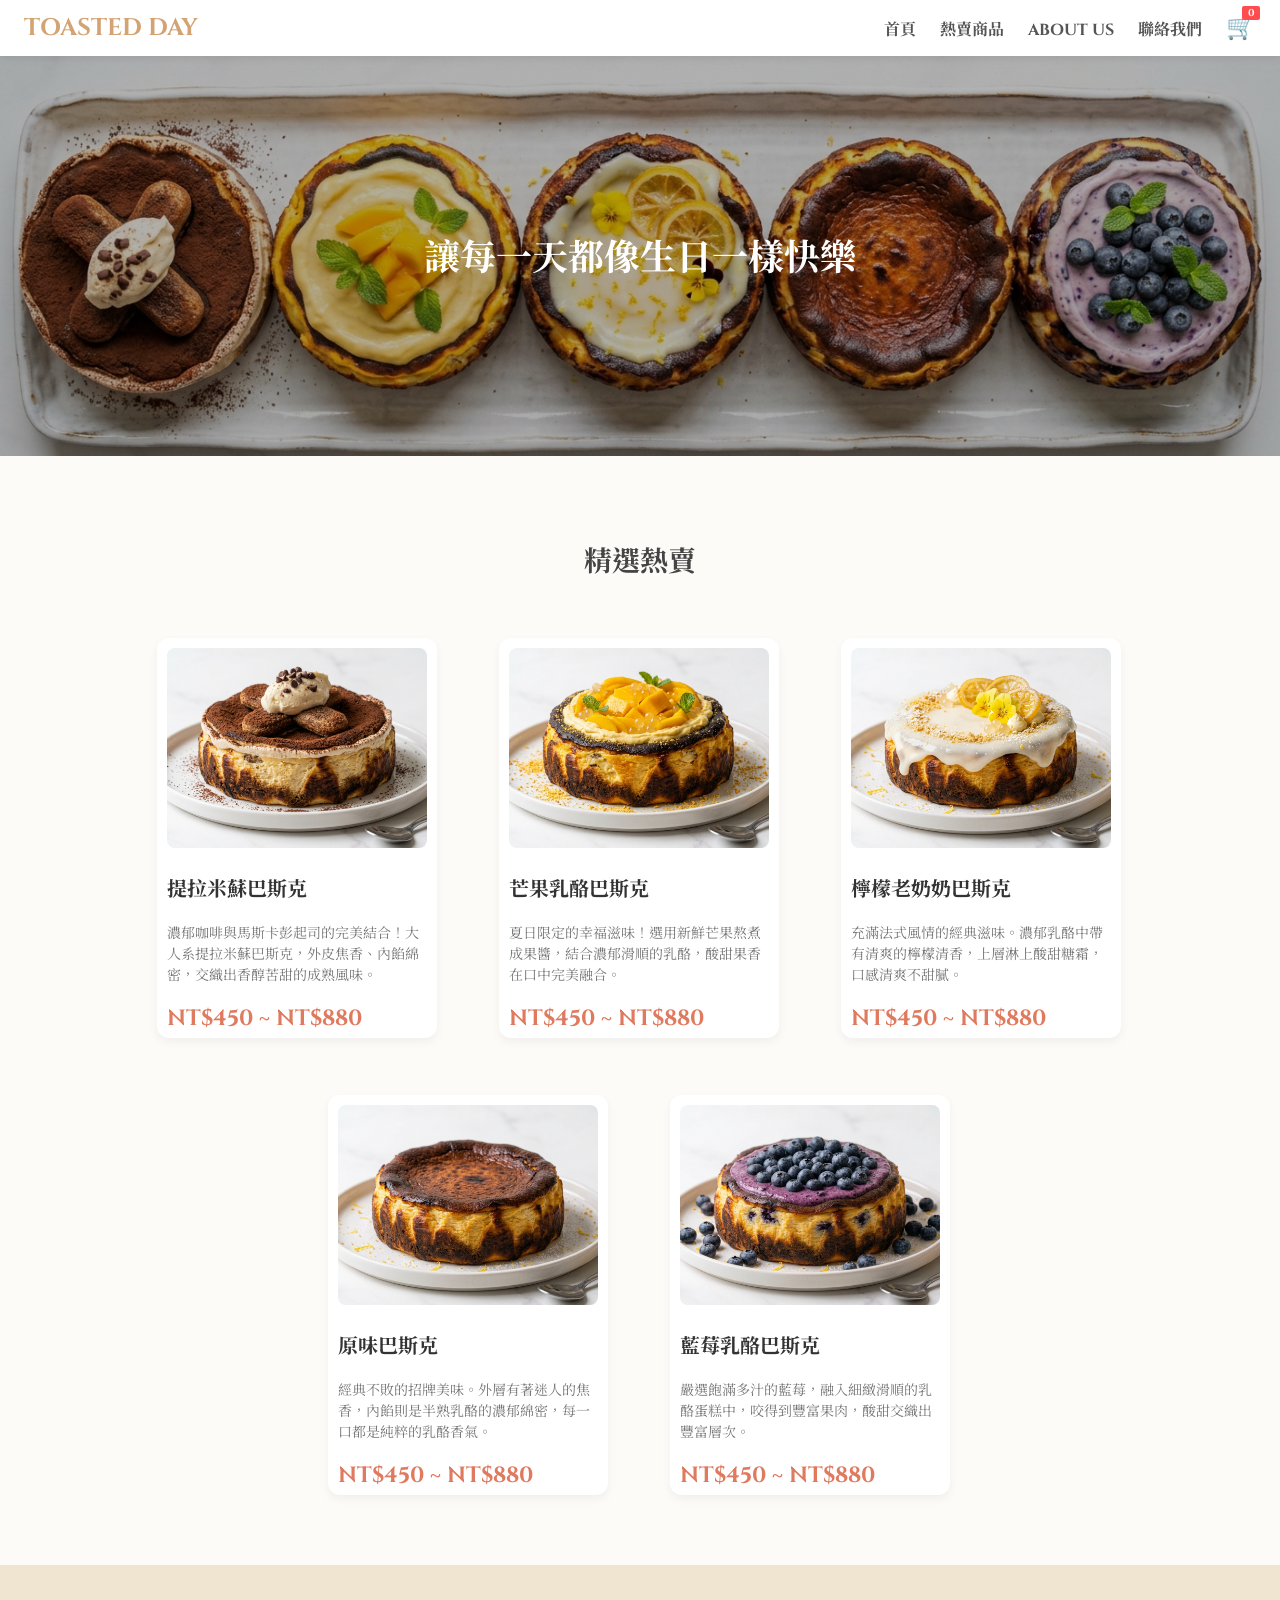
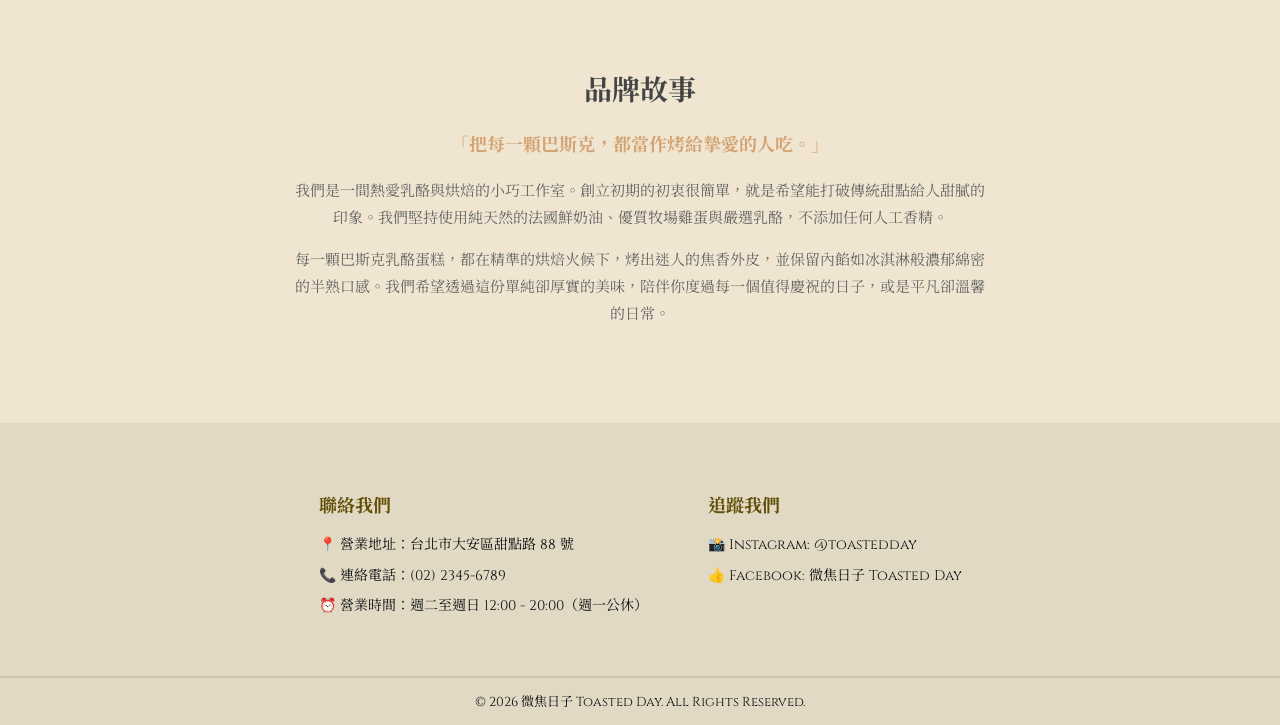
<file: index.html>
<!DOCTYPE html>
<html lang="zh-TW">
<head>
    <meta charset="UTF-8">
    <meta name="viewport" content="width=device-width, initial-scale=1.0">
    <title>微焦日子 TOASTED DAY</title>
    <link rel="icon" type="image/png" href="img/logo.jpg">
    <link rel="stylesheet" href="style.css">
    <link rel="preconnect" href="https://fonts.googleapis.com">
    <link rel="preconnect" href="https://fonts.gstatic.com" crossorigin>
    <link href="https://fonts.googleapis.com/css2?family=Cinzel:wght@400;600&family=Noto+Serif+TC:wght@400;600&display=swap" rel="stylesheet">
</head>
<body>

    <!-- 導覽列 -->
    <header class="navbar">
        <div class="logo">
            <a href="index.html" style="text-decoration: none; color: inherit;">TOASTED DAY</a>
        </div>
        <nav class="nav-links">
            <a href="index.html#home">首頁</a>
            <a href="index.html#products">熱賣商品</a>
            <a href="index.html#about">ABOUT US</a>
            <a href="index.html#contact">聯絡我們</a>
            <a href="cart.html" class="cart-btn" aria-label="購物車">
                🛒 <span id="cart-badge" class="cart-badge">0</span>
            </a>
        </nav>
    </header>

    <!-- 主視覺區 -->
    <section id="home" class="hero">
        讓每一天都像生日一樣快樂
    </section>

    <!-- 熱賣商品區 -->
    <section id="products" class="products">
        <h2>精選熱賣</h2>
        <div class="product-grid">
            
            <!-- 1. 提拉米蘇 -->
            <a href="tiramisu_detail.html" style="text-decoration: none; color: inherit;">
                <div class="card">
                    <div class="placeholder-img">
                        <img src="img/product_tiramisu_whole.jpg" alt="提拉米蘇巴斯克">
                    </div>
                    <h3>提拉米蘇巴斯克</h3>
                    <p>濃郁咖啡與馬斯卡彭起司的完美結合！大人系提拉米蘇巴斯克，外皮焦香、內餡綿密，交織出香醇苦甜的成熟風味。</p>
                    <span class="price">NT$450 ~ NT$880</span>
                </div>
            </a>

            <!-- 2. 芒果乳酪 -->
            <a href="mango_detail.html" style="text-decoration: none; color: inherit;">
                <div class="card">
                    <div class="placeholder-img">
                        <img src="img/product_mango_whole.jpg" alt="芒果乳酪巴斯克">
                    </div>
                    <h3>芒果乳酪巴斯克</h3>
                    <p>夏日限定的幸福滋味！選用新鮮芒果熬煮成果醬，結合濃郁滑順的乳酪，酸甜果香在口中完美融合。</p>
                    <span class="price">NT$450 ~ NT$880</span>
                </div>
            </a>

            <!-- 3. 檸檬老奶奶 -->
            <a href="lemon_detail.html" style="text-decoration: none; color: inherit;">
                <div class="card">
                    <div class="placeholder-img">
                        <img src="img/product_lemon_whole.jpg" alt="檸檬老奶奶巴斯克">
                    </div>
                    <h3>檸檬老奶奶巴斯克</h3>
                    <p>充滿法式風情的經典滋味。濃郁乳酪中帶有清爽的檸檬清香，上層淋上酸甜糖霜，口感清爽不甜膩。</p>
                    <span class="price">NT$450 ~ NT$880</span>
                </div>
            </a>

            <!-- 4. 原味巴斯克 -->
            <a href="original_detail.html" style="text-decoration: none; color: inherit;">
                <div class="card">
                    <div class="placeholder-img">
                        <img src="img/product_original_whole.jpg" alt="原味巴斯克">
                    </div>
                    <h3>原味巴斯克</h3>
                    <p>經典不敗的招牌美味。外層有著迷人的焦香，內餡則是半熟乳酪的濃郁綿密，每一口都是純粹的乳酪香氣。</p>
                    <span class="price">NT$450 ~ NT$880</span>
                </div>
            </a>

            <!-- 5. 藍莓乳酪 -->
            <a href="blueberry_detail.html" style="text-decoration: none; color: inherit;">
                <div class="card">
                    <div class="placeholder-img">
                        <img src="img/product_blueberry_whole.jpg" alt="藍莓乳酪巴斯克">
                    </div>
                    <h3>藍莓乳酪巴斯克</h3>
                    <p>嚴選飽滿多汁的藍莓，融入細緻滑順的乳酪蛋糕中，咬得到豐富果肉，酸甜交織出豐富層次。</p>
                    <span class="price">NT$450 ~ NT$880</span>
                </div>
            </a>
            
        </div>
    </section>

     <!-- 關於我們區 -->
    <section id="about" class="about">
        <h2>品牌故事</h2>
        <div class="about-content">
            <p class="about-subtitle">「把每一顆巴斯克，都當作烤給摯愛的人吃。」</p>
            <p class="about-text">
                我們是一間熱愛乳酪與烘焙的小巧工作室。創立初期的初衷很簡單，就是希望能打破傳統甜點給人甜膩的印象。我們堅持使用純天然的法國鮮奶油、優質牧場雞蛋與嚴選乳酪，不添加任何人工香精。
            </p>
            <p class="about-text">
                每一顆巴斯克乳酪蛋糕，都在精準的烘焙火候下，烤出迷人的焦香外皮，並保留內餡如冰淇淋般濃郁綿密的半熟口感。我們希望透過這份單純卻厚實的美味，陪伴你度過每一個值得慶祝的日子，或是平凡卻溫馨的日常。
            </p>
        </div>
    </section>

    <!-- 聯絡我們區 -->
    <section id="contact" class="contact">
        <div class="contact-content">
            <div class="contact-section">
                <h3>聯絡我們</h3>
                <p>📍 營業地址：台北市大安區甜點路 88 號</p>
                <p>📞 連絡電話：(02) 2345-6789</p>
                <p>⏰ 營業時間：週二至週日 12:00 - 20:00（週一公休）</p>
            </div>
            <div class="contact-section">
                <h3>追蹤我們</h3>
                <p>📸 Instagram: @toastedday</p>
                <p>👍 Facebook: 微焦日子 Toasted Day</p>
            </div>
        </div>
    </section>

<!-- 頁尾 -->
    <footer>
        <div class="footer-bottom">
        <p>&copy; 2026 微焦日子 Toasted Day. All Rights Reserved.</p>
        </div>
    </footer>
    <script src="javascript.js" defer></script>
</body>
</html>
</file>
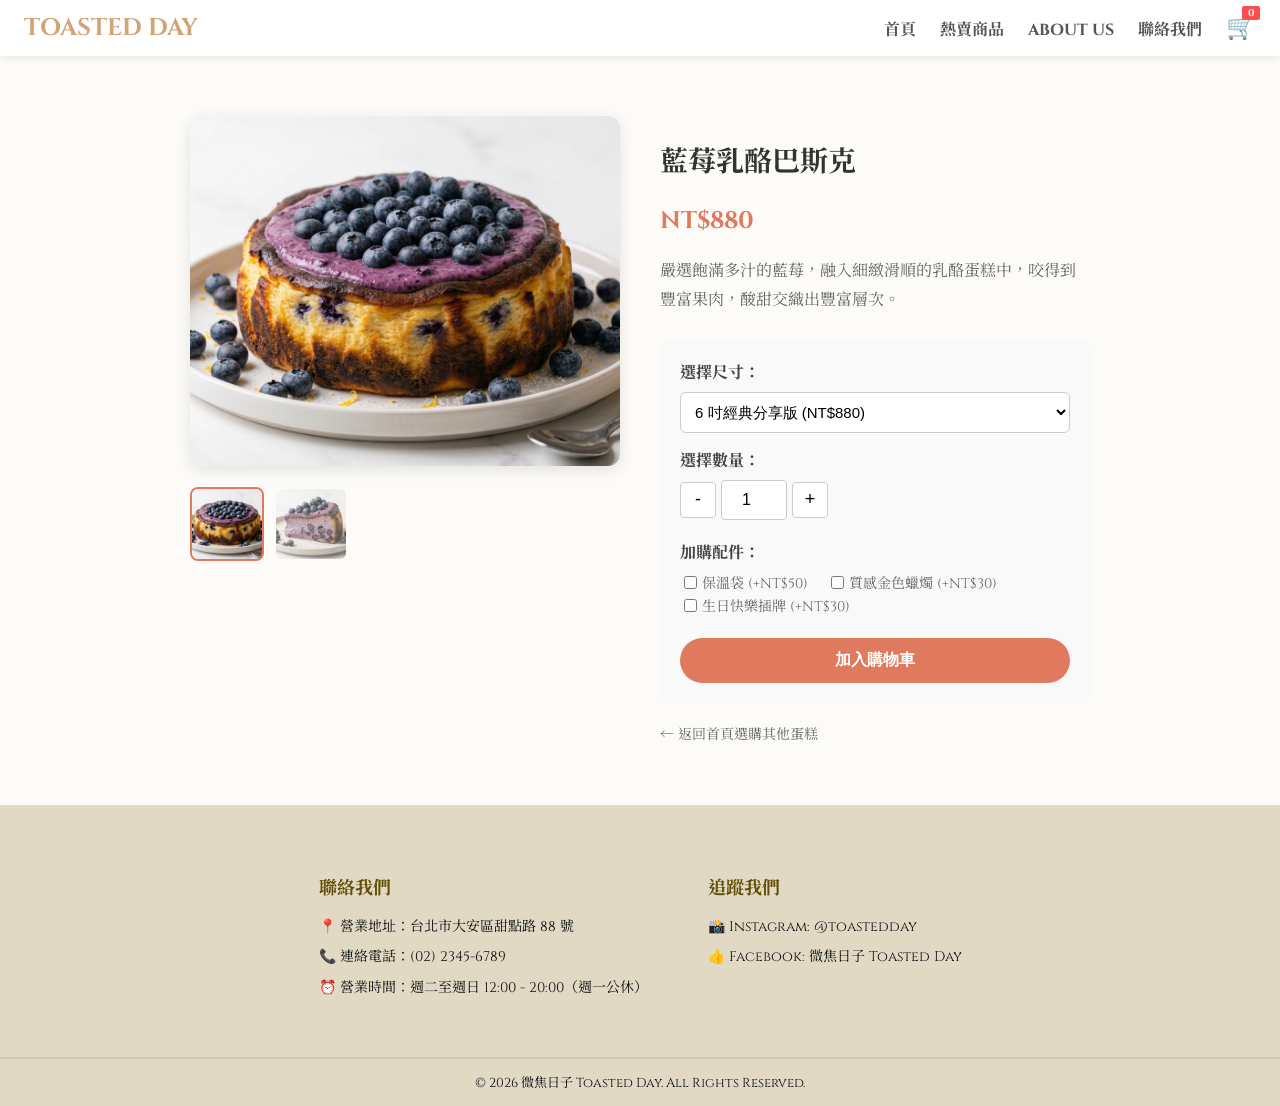
<file: blueberry_detail.html>
<!-- test code --><!DOCTYPE html>
<html lang="zh-TW">
<head>
    <meta charset="UTF-8">
    <meta name="viewport" content="width=device-width, initial-scale=1.0">
    <title>藍莓乳酪巴斯克 - 微焦日子 Toasted Day</title>
    <link rel="icon" type="image/png" href="img/logo.jpg">
    <link rel="stylesheet" href="style.css">
    <link rel="preconnect" href="https://fonts.gstatic.com" crossorigin>
    <link href="https://fonts.googleapis.com/css2?family=Cinzel:wght@400;600&family=Noto+Serif+TC:wght@400;600&display=swap" rel="stylesheet">

    <style>
        /* 圖片預覽區專用小樣式 */
        .gallery-container {
            flex: 1;
            min-width: 300px;
        }
        /* 主圖樣式 */
        #main-img {
            width: 100%;
            height: 350px;
            object-fit: cover;
            border-radius: 12px;
            box-shadow: 0 4px 15px rgba(0,0,0,0.1);
            margin-bottom: 15px;
            transition: opacity 0.3s ease; /* 切換時帶有一點淡入淡出特效 */
        }
        /* 下方縮圖排版 */
        .thumbnail-list {
            display: flex;
            gap: 10px;
        }
        /* 縮圖樣式 */
        .thumb {
            width: 70px;
            height: 70px;
            object-fit: cover;
            border-radius: 8px;
            cursor: pointer;
            border: 2px solid transparent;
            opacity: 0.7;
            transition: all 0.2s;
        }
        /* 滑鼠移上去或被選中的縮圖外框特效 */
        .thumb:hover, .thumb.active {
            border-color: #e07a5f;
            opacity: 1;
        }
    </style>
</head>
<body>

    <!-- 頂部導覽列 -->
    <header class="navbar">
        <a href="index.html" class="logo">TOASTED DAY</a>
        <nav class="nav-links">
            <a href="index.html#home">首頁</a>
            <a href="index.html#products">熱賣商品</a>
            <a href="index.html#about">ABOUT US</a>
            <a href="index.html#contact">聯絡我們</a>
            <a href="cart.html" class="cart-btn" aria-label="購物車">
                🛒 <span id="cart-badge" class="cart-badge">0</span>
            </a>
        </nav>
    </header>

    <!-- 商品詳情主內容區 -->
    <section class="product-detail-container" data-id="blueberry" style="padding: 60px 20px; max-width: 900px; margin: 0 auto; display: flex; gap: 40px; flex-wrap: wrap; align-items: flex-start;">
        
        <!-- 左側：圖片預覽互動區 -->
        <div class="gallery-container">
            <!-- 1. 上方大圖（預設顯示第一張） -->
            <img id="main-img" src="img/product_blueberry_whole.jpg" alt="藍莓乳酪巴斯克主圖">
            
            <!-- 2. 下方小縮圖清單（點擊會切換上方主圖） -->
            <div class="thumbnail-list">
                <!-- 第一張縮圖 -->
                <img src="img/product_blueberry_whole.jpg" alt="整模預覽" class="thumb active" onclick="changeImage(this)">
                <!-- 第二張縮圖（請確保你的 img 資料夾裡有這張照片，或換成你自己的第二張圖檔名） -->
                <img src="img/product_blueberry_slide.jpg" alt="切片預覽" class="thumb" onclick="changeImage(this)">
            </div>
        </div>

        <!-- 右側：商品資訊與規格選擇 -->
        <div style="flex: 1; min-width: 300px;">
            <h1 id="product-info" style="font-size: 28px; color: #333; margin-bottom: 10px;" productid="blueberry">藍莓乳酪巴斯克</h1>
            <p id="product-price" style="color: #e07a5f; font-size: 24px; font-weight: bold; margin-bottom: 20px;">NT$450 ~ NT$880</p>
            <p style="color: #666; line-height: 1.8; margin-bottom: 25px;">
               嚴選飽滿多汁的藍莓，融入細緻滑順的乳酪蛋糕中，咬得到豐富果肉，酸甜交織出豐富層次。
            </p>
            
            <!-- 商品規格表單區塊 -->
            <div class="product-options" style="background-color: #f9f9f9; padding: 20px; border-radius: 8px; margin-bottom: 20px;">
                
                <!-- 尺寸選擇下拉選單 -->
                <div class="option-group" style="margin-bottom: 15px;">
                    <label for="size-select" style="display: block; font-weight: bold; margin-bottom: 8px; color: #444;">選擇尺寸：</label>
                    <select id="size-select" style="width: 100%; padding: 10px; border-radius: 6px; border: 1px solid #ccc; font-size: 15px; background-color: #fff;">
                        <option value="450">4 吋迷你版 (NT$450)</option>
                        <option value="880" selected>6 吋經典分享版 (NT$880)</option>
                    </select>
                </div>
        <!-- 數量選擇區塊 -->
        <div class="option-group" style="margin-bottom: 20px;">
            <label for="quantity-input" style="display: block; font-weight: bold; margin-bottom: 8px; color: #444;">選擇數量：</label>
            <div class="quantity-control" style="display: flex; align-items: center; gap: 5px;">
                <!-- 減號按鈕 -->
                <button type="button" id="minus-btn" style="width: 36px; height: 36px; border: 1px solid #ccc; background: #fff; border-radius: 4px; font-size: 18px; cursor: pointer; user-select: none;">-</button>
                
                <!-- 數量輸入框：允許自由手動輸入 -->
                <input type="number" id="quantity-input" value="1" min="1" style="width: 60px; height: 36px; text-align: center; font-size: 16px; border: 1px solid #ccc; border-radius: 4px; background-color: #fff;">
                
                <!-- 加號按鈕 -->
                <button type="button" id="plus-btn" style="width: 36px; height: 36px; border: 1px solid #ccc; background: #fff; border-radius: 4px; font-size: 18px; cursor: pointer; user-select: none;">+</button>
            </div>
        </div>               

                <!-- 加購配件勾選框 -->
                <div class="option-group" style="margin-bottom: 20px;">
                    <label style="display: block; font-weight: bold; margin-bottom: 8px; color: #444;">加購配件：</label>
                    
                    <!-- 加上 value="30" -->
                    <label style="display: inline-flex; align-items: center; margin-right: 15px; font-size: 14px; color: #666; cursor: pointer;">
                        <input type="checkbox" class="addon-checkbox" value="50" style="margin-right: 5px;"> 保溫袋 (+NT$50)
                    </label>
                    
                    <!-- 加上 value="50" -->
                    <label style="display: inline-flex; align-items: center; font-size: 14px; color: #666; cursor: pointer;">
                        <input type="checkbox" class="addon-checkbox" value="30" style="margin-right: 5px;"> 質感金色蠟燭 (+NT$30)
                    </label>
                    <!-- 加上 value="50" -->
                    <label style="display: inline-flex; align-items: center; font-size: 14px; color: #666; cursor: pointer;">
                        <input type="checkbox" class="addon-checkbox" value="30" style="margin-right: 5px;"> 生日快樂插牌 (+NT$30)
                    </label>                    
                </div>

                <!-- 加入購物車按鈕 -->
               <button type="button" id="add-to-cart-btn" class="buy-btn" style="width: 100%; padding: 12px; background-color: #e07a5f; color: white; border: none; border-radius: 25px; font-size: 16px; font-weight: bold; cursor: pointer;">
                    加入購物車
                </button>
            </div>

            <a href="index.html" style="display: inline-block; color: #666; text-decoration: none; font-size: 14px;">← 返回首頁選購其他蛋糕</a>
        </div>
    </section>

    <!-- 聯絡我們區 -->
    <section id="contact" class="contact">
        <div class="contact-content">
            <div class="contact-section">
                <h3>聯絡我們</h3>
                <p>📍 營業地址：台北市大安區甜點路 88 號</p>
                <p>📞 連絡電話：(02) 2345-6789</p>
                <p>⏰ 營業時間：週二至週日 12:00 - 20:00（週一公休）</p>
            </div>
            <div class="contact-section">
                <h3>追蹤我們</h3>
                <p>📸 Instagram: @toastedday</p>
                <p>👍 Facebook: 微焦日子 Toasted Day</p>
            </div>
        </div>
    </section>

    <!-- 頁尾 -->
        <footer>
            <div class="footer-bottom">
            <p>&copy; 2026 微焦日子 Toasted Day. All Rights Reserved.</p>
            </div>
        </footer>
    <script src="javascript.js" defer></script>
</body>
</html>
</file>
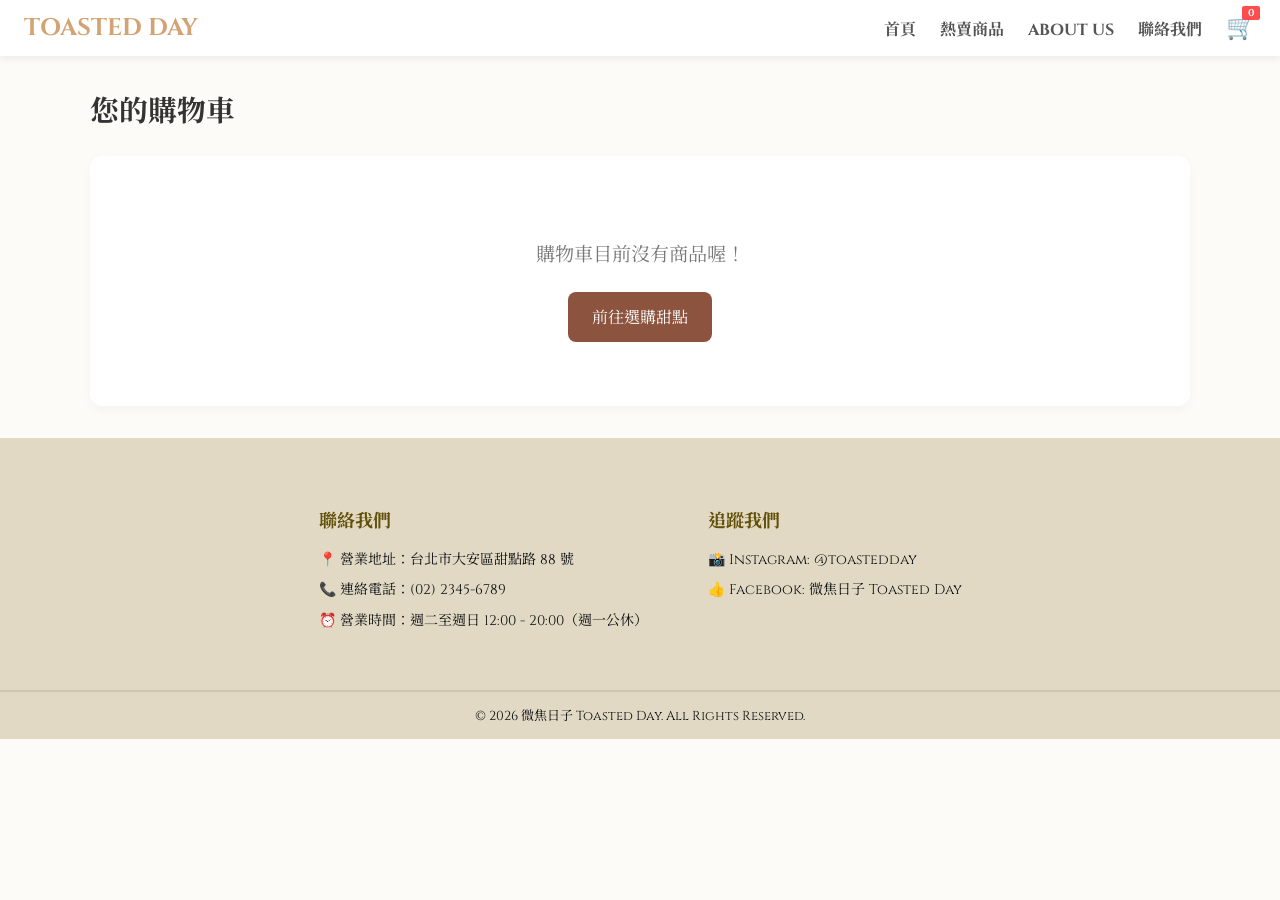
<file: cart.html>
<!DOCTYPE html>
<html lang="zh-TW">
<head>
    <meta charset="UTF-8">
    <meta name="viewport" content="width=device-width, initial-scale=1.0">
    <title>微焦日子 TOASTED DAY</title>
    <link rel="icon" type="image/png" href="img/logo.jpg">
    <link rel="stylesheet" href="style.css">
    <link rel="preconnect" href="https://fonts.gstatic.com" crossorigin>
    <link href="https://fonts.googleapis.com/css2?family=Cinzel:wght@400;600&family=Noto+Serif+TC:wght@400;600&display=swap" rel="stylesheet">
</head>
<body>

    <!-- 導覽列 -->
    <header class="navbar">
        <div class="logo">
            <a href="index.html" style="text-decoration: none; color: inherit;">TOASTED DAY</a>
        </div>
        <nav class="nav-links">
            <a href="index.html#home">首頁</a>
            <a href="index.html#products">熱賣商品</a>
            <a href="index.html#about">ABOUT US</a>
            <a href="index.html#contact">聯絡我們</a>
            <a href="cart.html" class="cart-btn" aria-label="購物車">
                🛒 <span id="cart-badge" class="cart-badge">0</span>
            </a>
        </nav>
    </header>

    <!-- 主要內容區 -->
    <main class="container">
        <h1 class="page-title">您的購物車</h1>

        <!-- 購物車為空時顯示 -->
        <div id="empty-cart-message" class="empty-state" style="display: none;">
            <p>購物車目前沒有商品喔！</p>
            <a href="index.html#products" class="btn btn-primary">前往選購甜點</a>
        </div>

        <!-- 購物車主要區塊 -->
        <div id="cart-content" class="cart-layout">
            
            <!-- 商品列表區 -->
            <section class="cart-items-section">
                <div class="cart-header">
                    <span>商品資料</span>
                    <span>單價</span>
                    <span>數量</span>
                    <span>小計</span>
                    <span>操作</span>
                </div>
                <div id="cart-items" class="cart-items-list">
                    <!-- 動態渲染購物車項目 -->
                </div>
            </section>

            <!-- 訂單結帳摘要區 -->
            <section class="cart-summary-section">
                <div class="summary-card">
                    <h2>訂單摘要</h2>
                    <hr>
                    <div class="summary-row">
                        <span>商品總計</span>
                        <span id="cart-subtotal">NT$ 0</span>
                    </div>
                    <div class="summary-row">
                        <span>預估運費</span>
                        <span id="cart-shipping">NT$ 60</span>
                    </div>
                    <hr>
                    <div class="summary-row total-row">
                        <span>應付總金額</span>
                        <span id="cart-total">NT$ 0</span>
                    </div>
                    <button type="button" class="btn btn-checkout" onclick="checkout()">前往結帳</button>
                </div>
            </section>

        </div>
    </main>
        <!-- 聯絡我們區 -->
    <section id="contact" class="contact">
        <div class="contact-content">
            <div class="contact-section">
                <h3>聯絡我們</h3>
                <p>📍 營業地址：台北市大安區甜點路 88 號</p>
                <p>📞 連絡電話：(02) 2345-6789</p>
                <p>⏰ 營業時間：週二至週日 12:00 - 20:00（週一公休）</p>
            </div>
            <div class="contact-section">
                <h3>追蹤我們</h3>
                <p>📸 Instagram: @toastedday</p>
                <p>👍 Facebook: 微焦日子 Toasted Day</p>
            </div>
        </div>
    </section>

    <!-- 頁尾 -->
        <footer>
            <div class="footer-bottom">
            <p>&copy; 2026 微焦日子 Toasted Day. All Rights Reserved.</p>
            </div>
        </footer>
    <script src="javascript.js"></script>
    <script src="cart.js"></script>
</body>
</html>
</file>
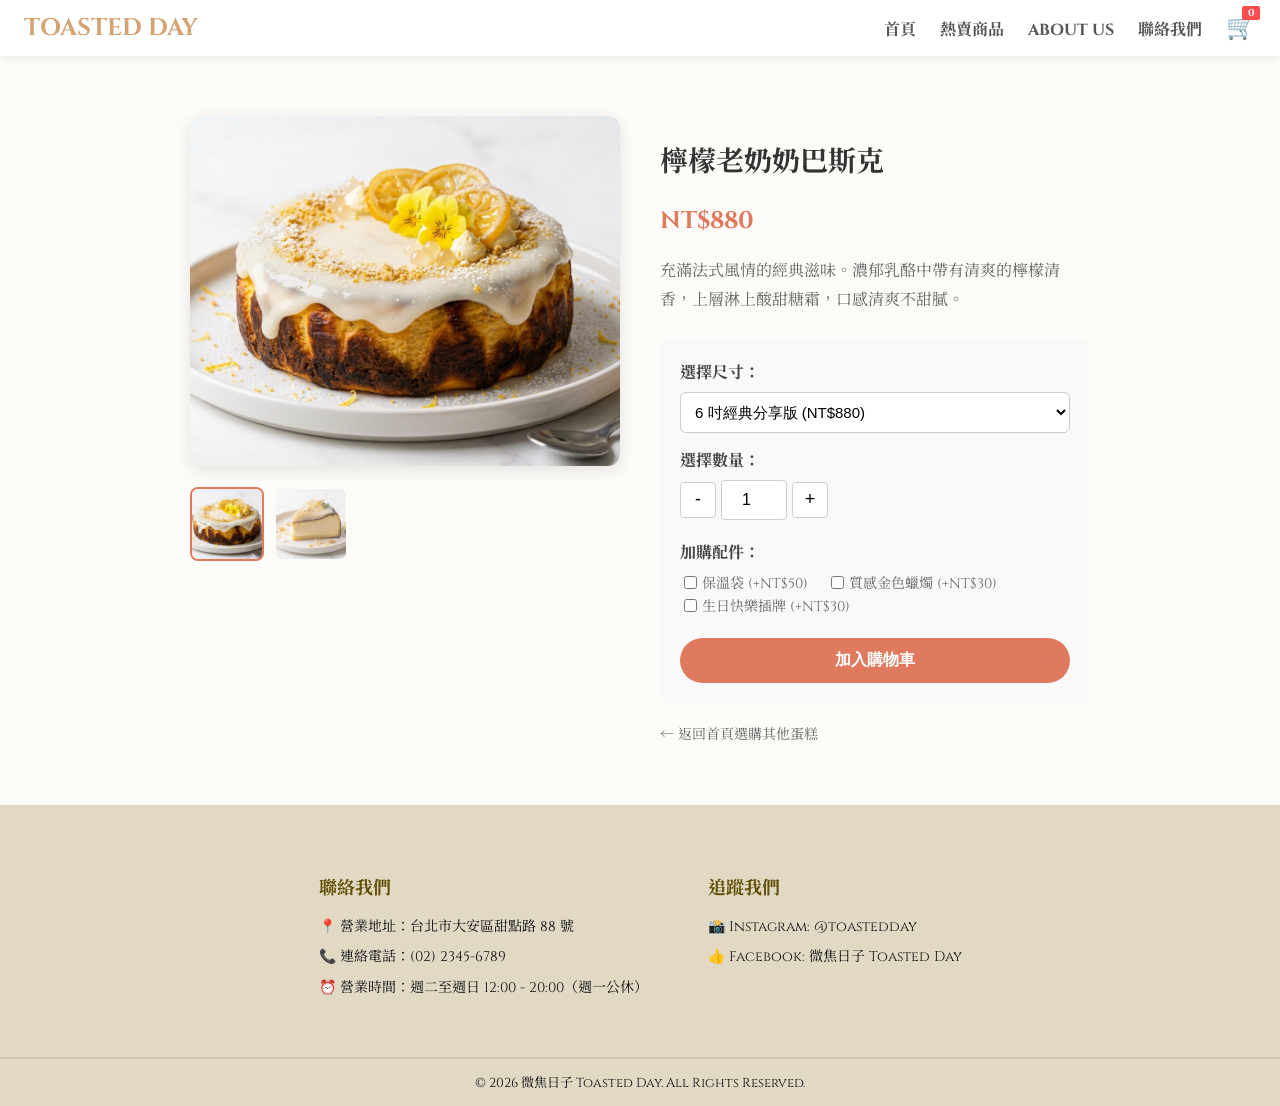
<file: lemon_detail.html>
<!DOCTYPE html>
<html lang="zh-TW">
<head>
    <meta charset="UTF-8">
    <meta name="viewport" content="width=device-width, initial-scale=1.0">
    <title>檸檬老奶奶巴斯克 - 微焦日子 Toasted Day</title>
    <link rel="icon" type="image/png" href="img/logo.jpg">
    <link rel="stylesheet" href="style.css">
    <link rel="preconnect" href="https://fonts.gstatic.com" crossorigin>
    <link href="https://fonts.googleapis.com/css2?family=Cinzel:wght@400;600&family=Noto+Serif+TC:wght@400;600&display=swap" rel="stylesheet">

    <style>
        /* 圖片預覽區專用小樣式 */
        .gallery-container {
            flex: 1;
            min-width: 300px;
        }
        /* 主圖樣式 */
        #main-img {
            width: 100%;
            height: 350px;
            object-fit: cover;
            border-radius: 12px;
            box-shadow: 0 4px 15px rgba(0,0,0,0.1);
            margin-bottom: 15px;
            transition: opacity 0.3s ease; /* 切換時帶有一點淡入淡出特效 */
        }
        /* 下方縮圖排版 */
        .thumbnail-list {
            display: flex;
            gap: 10px;
        }
        /* 縮圖樣式 */
        .thumb {
            width: 70px;
            height: 70px;
            object-fit: cover;
            border-radius: 8px;
            cursor: pointer;
            border: 2px solid transparent;
            opacity: 0.7;
            transition: all 0.2s;
        }
        /* 滑鼠移上去或被選中的縮圖外框特效 */
        .thumb:hover, .thumb.active {
            border-color: #e07a5f;
            opacity: 1;
        }
    </style>
</head>
<body>

    <!-- 頂部導覽列 -->
    <header class="navbar">
        <a href="index.html" class="logo">TOASTED DAY</a>
        <nav class="nav-links">
            <a href="index.html#home">首頁</a>
            <a href="index.html#products">熱賣商品</a>
            <a href="index.html#about">ABOUT US</a>
            <a href="index.html#contact">聯絡我們</a>
            <a href="cart.html" class="cart-btn" aria-label="購物車">
                🛒 <span id="cart-badge" class="cart-badge">0</span>
            </a>
        </nav>
    </header>

    <!-- 商品詳情主內容區 -->
    <section class="product-detail-container" data-id="lemon" style="padding: 60px 20px; max-width: 900px; margin: 0 auto; display: flex; gap: 40px; flex-wrap: wrap; align-items: flex-start;">
        
        <!-- 左側：圖片預覽互動區 -->
        <div class="gallery-container">
            <!-- 1. 上方大圖（預設顯示第一張） -->
            <img id="main-img" src="img/product_lemon_whole.jpg" alt="檸檬老奶奶巴斯克主圖">
            
            <!-- 2. 下方小縮圖清單（點擊會切換上方主圖） -->
            <div class="thumbnail-list">
                <!-- 第一張縮圖 -->
                <img src="img/product_lemon_whole.jpg" alt="整模預覽" class="thumb active" onclick="changeImage(this)">
                <!-- 第二張縮圖（請確保你的 img 資料夾裡有這張照片，或換成你自己的第二張圖檔名） -->
                <img src="img/product_lemon_slide.jpg" alt="切片預覽" class="thumb" onclick="changeImage(this)">
            </div>
        </div>

        <!-- 右側：商品資訊與規格選擇 -->
        <div style="flex: 1; min-width: 300px;">
            <h1 id="product-info" style="font-size: 28px; color: #333; margin-bottom: 10px;" productid="lemon">檸檬老奶奶巴斯克</h1>
            <p id="product-price" style="color: #e07a5f; font-size: 24px; font-weight: bold; margin-bottom: 20px;">NT$450 ~ NT$880</p>
            <p style="color: #666; line-height: 1.8; margin-bottom: 25px;">
               充滿法式風情的經典滋味。濃郁乳酪中帶有清爽的檸檬清香，上層淋上酸甜糖霜，口感清爽不甜膩。
            </p>
            
            <!-- 商品規格表單區塊 -->
            <div class="product-options" style="background-color: #f9f9f9; padding: 20px; border-radius: 8px; margin-bottom: 20px;">
                
                <!-- 尺寸選擇下拉選單 -->
                <div class="option-group" style="margin-bottom: 15px;">
                    <label for="size-select" style="display: block; font-weight: bold; margin-bottom: 8px; color: #444;">選擇尺寸：</label>
                    <select id="size-select" style="width: 100%; padding: 10px; border-radius: 6px; border: 1px solid #ccc; font-size: 15px; background-color: #fff;">
                        <option value="450">4 吋迷你版 (NT$450)</option>
                        <option value="880" selected>6 吋經典分享版 (NT$880)</option>
                    </select>
                </div>
        <!-- 數量選擇區塊 -->
        <div class="option-group" style="margin-bottom: 20px;">
            <label for="quantity-input" style="display: block; font-weight: bold; margin-bottom: 8px; color: #444;">選擇數量：</label>
            <div class="quantity-control" style="display: flex; align-items: center; gap: 5px;">
                <!-- 減號按鈕 -->
                <button type="button" id="minus-btn" style="width: 36px; height: 36px; border: 1px solid #ccc; background: #fff; border-radius: 4px; font-size: 18px; cursor: pointer; user-select: none;">-</button>
                
                <!-- 數量輸入框：允許自由手動輸入 -->
                <input type="number" id="quantity-input" value="1" min="1" style="width: 60px; height: 36px; text-align: center; font-size: 16px; border: 1px solid #ccc; border-radius: 4px; background-color: #fff;">
                
                <!-- 加號按鈕 -->
                <button type="button" id="plus-btn" style="width: 36px; height: 36px; border: 1px solid #ccc; background: #fff; border-radius: 4px; font-size: 18px; cursor: pointer; user-select: none;">+</button>
            </div>
        </div>               

                <!-- 加購配件勾選框 -->
                <div class="option-group" style="margin-bottom: 20px;">
                    <label style="display: block; font-weight: bold; margin-bottom: 8px; color: #444;">加購配件：</label>
                    
                    <!-- 加上 value="30" -->
                    <label style="display: inline-flex; align-items: center; margin-right: 15px; font-size: 14px; color: #666; cursor: pointer;">
                        <input type="checkbox" class="addon-checkbox" value="50" style="margin-right: 5px;"> 保溫袋 (+NT$50)
                    </label>
                    
                    <!-- 加上 value="50" -->
                    <label style="display: inline-flex; align-items: center; font-size: 14px; color: #666; cursor: pointer;">
                        <input type="checkbox" class="addon-checkbox" value="30" style="margin-right: 5px;"> 質感金色蠟燭 (+NT$30)
                    </label>
                    <!-- 加上 value="50" -->
                    <label style="display: inline-flex; align-items: center; font-size: 14px; color: #666; cursor: pointer;">
                        <input type="checkbox" class="addon-checkbox" value="30" style="margin-right: 5px;"> 生日快樂插牌 (+NT$30)
                    </label>                    
                </div>

                <!-- 加入購物車按鈕 -->
               <button type="button" id="add-to-cart-btn" class="buy-btn" style="width: 100%; padding: 12px; background-color: #e07a5f; color: white; border: none; border-radius: 25px; font-size: 16px; font-weight: bold; cursor: pointer;">
                    加入購物車
                </button>
            </div>

            <a href="index.html" style="display: inline-block; color: #666; text-decoration: none; font-size: 14px;">← 返回首頁選購其他蛋糕</a>
        </div>
    </section>

    <!-- 聯絡我們區 -->
    <section id="contact" class="contact">
        <div class="contact-content">
            <div class="contact-section">
                <h3>聯絡我們</h3>
                <p>📍 營業地址：台北市大安區甜點路 88 號</p>
                <p>📞 連絡電話：(02) 2345-6789</p>
                <p>⏰ 營業時間：週二至週日 12:00 - 20:00（週一公休）</p>
            </div>
            <div class="contact-section">
                <h3>追蹤我們</h3>
                <p>📸 Instagram: @toastedday</p>
                <p>👍 Facebook: 微焦日子 Toasted Day</p>
            </div>
        </div>
    </section>

    <!-- 頁尾 -->
        <footer>
            <div class="footer-bottom">
            <p>&copy; 2026 微焦日子 Toasted Day. All Rights Reserved.</p>
            </div>
        </footer>
    <script src="javascript.js" defer></script>
</body>
</html>
</file>
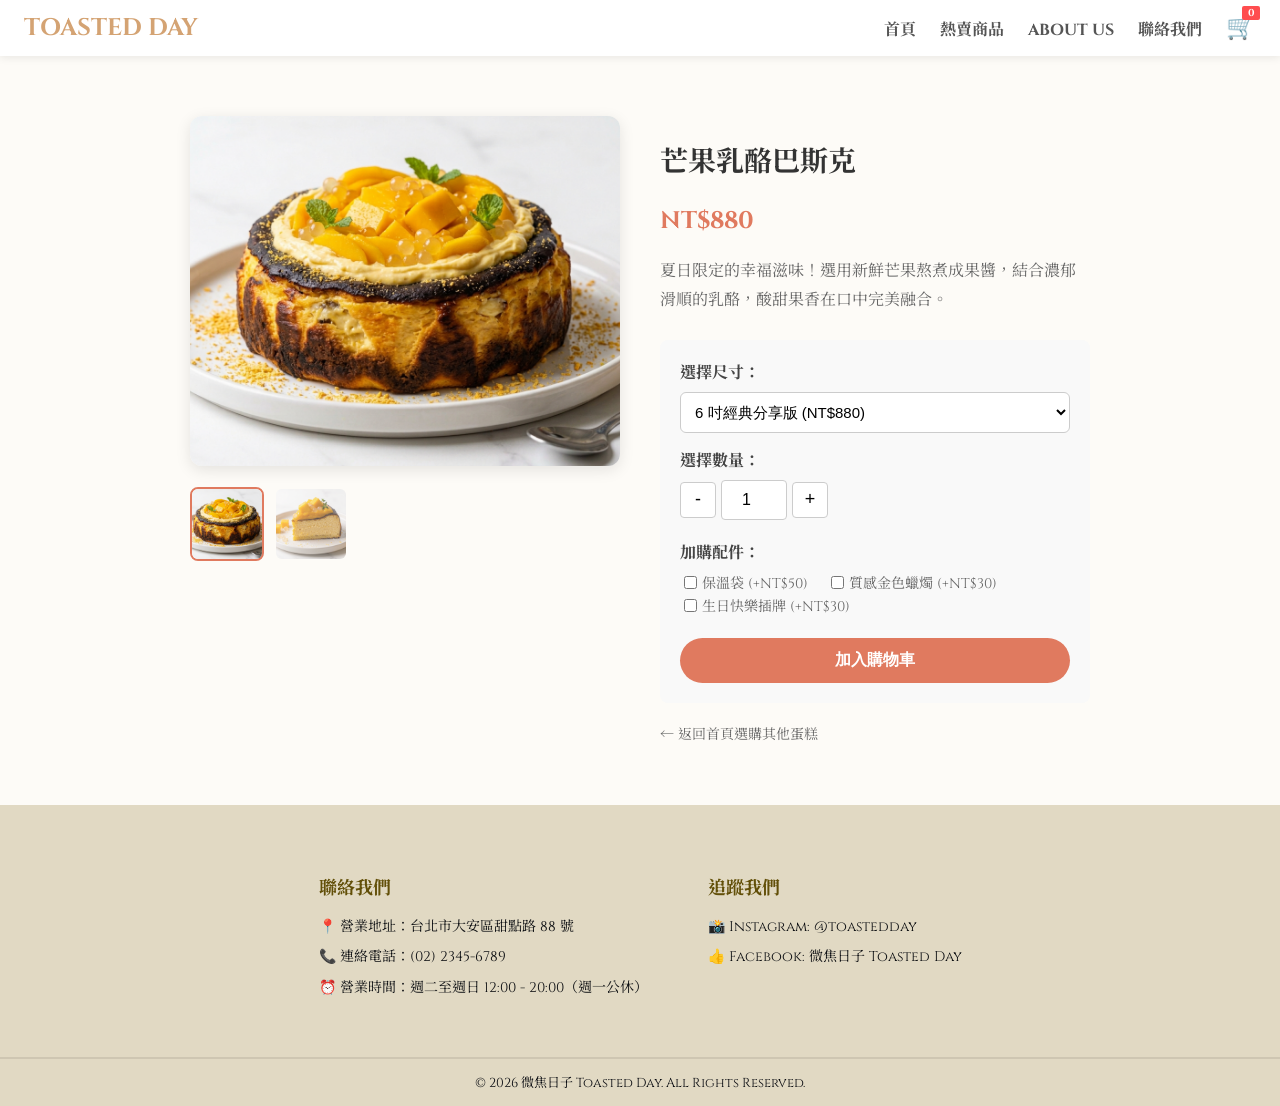
<file: mango_detail.html>
<!DOCTYPE html>
<html lang="zh-TW">
<head>
    <meta charset="UTF-8">
    <meta name="viewport" content="width=device-width, initial-scale=1.0">
    <title>芒果乳酪巴斯克 - 微焦日子 Toasted Day</title>
    <link rel="icon" type="image/png" href="img/logo.jpg">
    <link rel="stylesheet" href="style.css">
    <link rel="preconnect" href="https://fonts.gstatic.com" crossorigin>
    <link href="https://fonts.googleapis.com/css2?family=Cinzel:wght@400;600&family=Noto+Serif+TC:wght@400;600&display=swap" rel="stylesheet">

    <style>
        /* 圖片預覽區專用小樣式 */
        .gallery-container {
            flex: 1;
            min-width: 300px;
        }
        /* 主圖樣式 */
        #main-img {
            width: 100%;
            height: 350px;
            object-fit: cover;
            border-radius: 12px;
            box-shadow: 0 4px 15px rgba(0,0,0,0.1);
            margin-bottom: 15px;
            transition: opacity 0.3s ease; /* 切換時帶有一點淡入淡出特效 */
        }
        /* 下方縮圖排版 */
        .thumbnail-list {
            display: flex;
            gap: 10px;
        }
        /* 縮圖樣式 */
        .thumb {
            width: 70px;
            height: 70px;
            object-fit: cover;
            border-radius: 8px;
            cursor: pointer;
            border: 2px solid transparent;
            opacity: 0.7;
            transition: all 0.2s;
        }
        /* 滑鼠移上去或被選中的縮圖外框特效 */
        .thumb:hover, .thumb.active {
            border-color: #e07a5f;
            opacity: 1;
        }
    </style>
</head>
<body>

    <!-- 頂部導覽列 -->
    <header class="navbar">
        <a href="index.html" class="logo">TOASTED DAY</a>
        <nav class="nav-links">
            <a href="index.html#home">首頁</a>
            <a href="index.html#products">熱賣商品</a>
            <a href="index.html#about">ABOUT US</a>
            <a href="index.html#contact">聯絡我們</a>
            <a href="cart.html" class="cart-btn" aria-label="購物車">
                🛒 <span id="cart-badge" class="cart-badge">0</span>
            </a>
        </nav>
    </header>

    <!-- 商品詳情主內容區 -->
    <section class="product-detail-container" data-id="mango" style="padding: 60px 20px; max-width: 900px; margin: 0 auto; display: flex; gap: 40px; flex-wrap: wrap; align-items: flex-start;">
        
        <!-- 左側：圖片預覽互動區 -->
        <div class="gallery-container">
            <!-- 1. 上方大圖（預設顯示第一張） -->
            <img id="main-img" src="img/product_mango_whole.jpg" alt="芒果乳酪巴斯克主圖">
            
            <!-- 2. 下方小縮圖清單（點擊會切換上方主圖） -->
            <div class="thumbnail-list">
                <!-- 第一張縮圖 -->
                <img src="img/product_mango_whole.jpg" alt="整模預覽" class="thumb active" onclick="changeImage(this)">
                <!-- 第二張縮圖（請確保你的 img 資料夾裡有這張照片，或換成你自己的第二張圖檔名） -->
                <img src="img/product_mango_slide1.jpg" alt="切片預覽" class="thumb" onclick="changeImage(this)">
            </div>
        </div>

        <!-- 右側：商品資訊與規格選擇 -->
        <div style="flex: 1; min-width: 300px;">
            <h1 id="product-info" style="font-size: 28px; color: #333; margin-bottom: 10px;" productid="mango">芒果乳酪巴斯克</h1>
            <p id="product-price" style="color: #e07a5f; font-size: 24px; font-weight: bold; margin-bottom: 20px;">NT$450 ~ NT$880</p>
            <p style="color: #666; line-height: 1.8; margin-bottom: 25px;">
               夏日限定的幸福滋味！選用新鮮芒果熬煮成果醬，結合濃郁滑順的乳酪，酸甜果香在口中完美融合。
            </p>
            
            <!-- 商品規格表單區塊 -->
            <div class="product-options" style="background-color: #f9f9f9; padding: 20px; border-radius: 8px; margin-bottom: 20px;">
                
                <!-- 尺寸選擇下拉選單 -->
                <div class="option-group" style="margin-bottom: 15px;">
                    <label for="size-select" style="display: block; font-weight: bold; margin-bottom: 8px; color: #444;">選擇尺寸：</label>
                    <select id="size-select" style="width: 100%; padding: 10px; border-radius: 6px; border: 1px solid #ccc; font-size: 15px; background-color: #fff;">
                        <option value="450">4 吋迷你版 (NT$450)</option>
                        <option value="880" selected>6 吋經典分享版 (NT$880)</option>
                    </select>
                </div>
        <!-- 數量選擇區塊 -->
        <div class="option-group" style="margin-bottom: 20px;">
            <label for="quantity-input" style="display: block; font-weight: bold; margin-bottom: 8px; color: #444;">選擇數量：</label>
            <div class="quantity-control" style="display: flex; align-items: center; gap: 5px;">
                <!-- 減號按鈕 -->
                <button type="button" id="minus-btn" style="width: 36px; height: 36px; border: 1px solid #ccc; background: #fff; border-radius: 4px; font-size: 18px; cursor: pointer; user-select: none;">-</button>
                
                <!-- 數量輸入框：允許自由手動輸入 -->
                <input type="number" id="quantity-input" value="1" min="1" style="width: 60px; height: 36px; text-align: center; font-size: 16px; border: 1px solid #ccc; border-radius: 4px; background-color: #fff;">
                
                <!-- 加號按鈕 -->
                <button type="button" id="plus-btn" style="width: 36px; height: 36px; border: 1px solid #ccc; background: #fff; border-radius: 4px; font-size: 18px; cursor: pointer; user-select: none;">+</button>
            </div>
        </div>               

                <!-- 加購配件勾選框 -->
                <div class="option-group" style="margin-bottom: 20px;">
                    <label style="display: block; font-weight: bold; margin-bottom: 8px; color: #444;">加購配件：</label>
                    
                    <!-- 加上 value="30" -->
                    <label style="display: inline-flex; align-items: center; margin-right: 15px; font-size: 14px; color: #666; cursor: pointer;">
                        <input type="checkbox" class="addon-checkbox" value="50" style="margin-right: 5px;"> 保溫袋 (+NT$50)
                    </label>
                    
                    <!-- 加上 value="50" -->
                    <label style="display: inline-flex; align-items: center; font-size: 14px; color: #666; cursor: pointer;">
                        <input type="checkbox" class="addon-checkbox" value="30" style="margin-right: 5px;"> 質感金色蠟燭 (+NT$30)
                    </label>
                    <!-- 加上 value="50" -->
                    <label style="display: inline-flex; align-items: center; font-size: 14px; color: #666; cursor: pointer;">
                        <input type="checkbox" class="addon-checkbox" value="30" style="margin-right: 5px;"> 生日快樂插牌 (+NT$30)
                    </label>                    
                </div>

                <!-- 加入購物車按鈕 -->
               <button type="button" id="add-to-cart-btn" class="buy-btn" style="width: 100%; padding: 12px; background-color: #e07a5f; color: white; border: none; border-radius: 25px; font-size: 16px; font-weight: bold; cursor: pointer;">
                    加入購物車
                </button>
            </div>

            <a href="index.html" style="display: inline-block; color: #666; text-decoration: none; font-size: 14px;">← 返回首頁選購其他蛋糕</a>
        </div>
    </section>

    <!-- 聯絡我們區 -->
    <section id="contact" class="contact">
        <div class="contact-content">
            <div class="contact-section">
                <h3>聯絡我們</h3>
                <p>📍 營業地址：台北市大安區甜點路 88 號</p>
                <p>📞 連絡電話：(02) 2345-6789</p>
                <p>⏰ 營業時間：週二至週日 12:00 - 20:00（週一公休）</p>
            </div>
            <div class="contact-section">
                <h3>追蹤我們</h3>
                <p>📸 Instagram: @toastedday</p>
                <p>👍 Facebook: 微焦日子 Toasted Day</p>
            </div>
        </div>
    </section>

    <!-- 頁尾 -->
        <footer>
            <div class="footer-bottom">
            <p>&copy; 2026 微焦日子 Toasted Day. All Rights Reserved.</p>
            </div>
        </footer>
    <script src="javascript.js" defer></script>
</body>
</html>
</file>
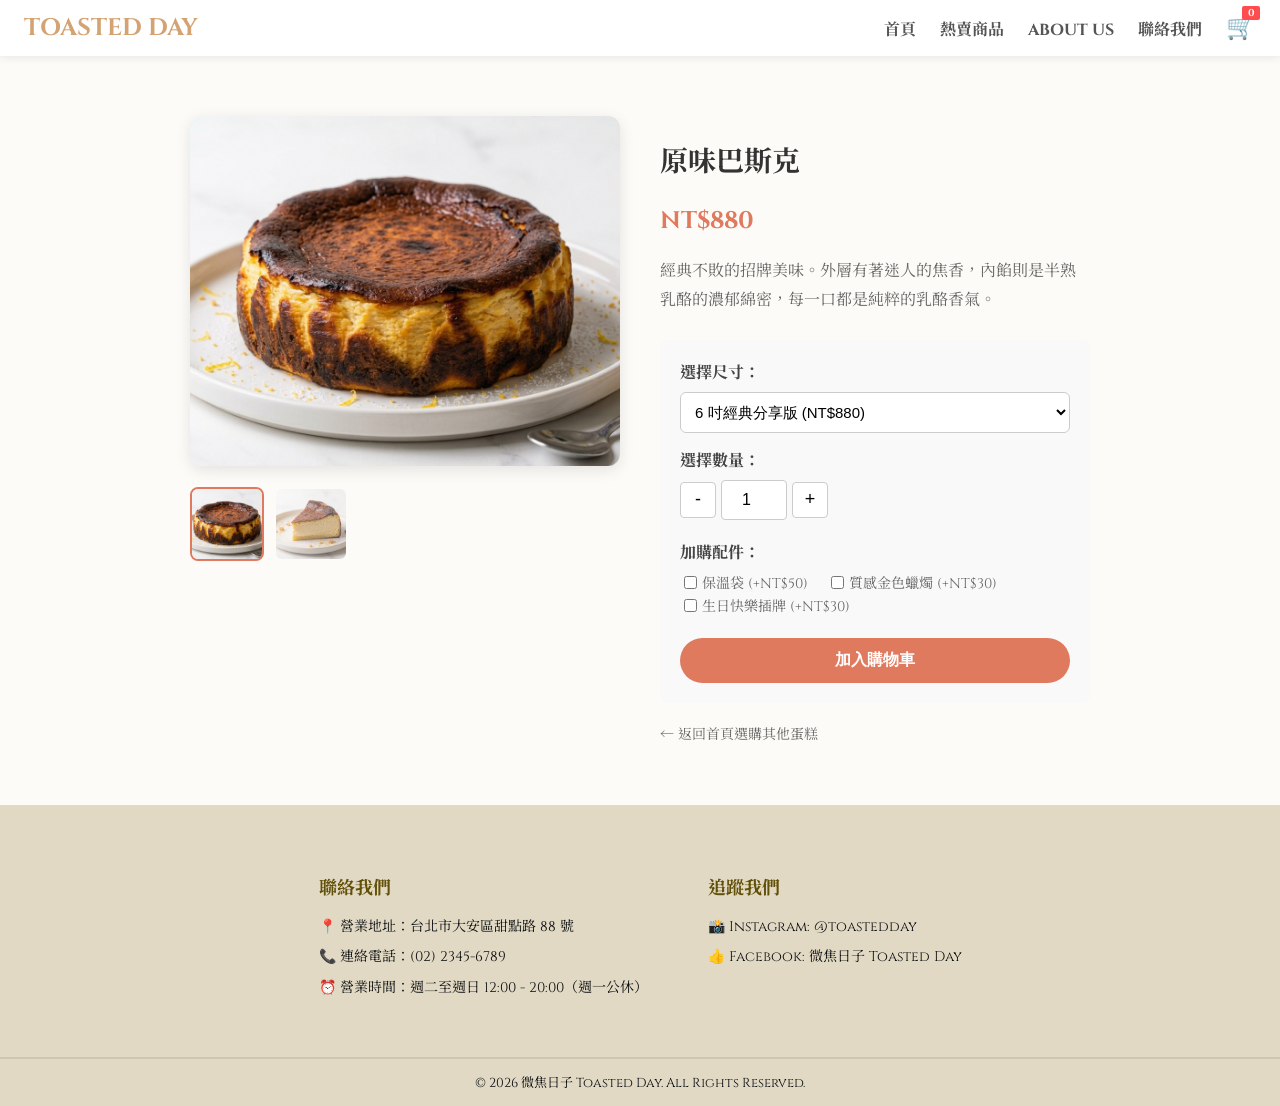
<file: original_detail.html>
<!DOCTYPE html>
<html lang="zh-TW">
<head>
    <meta charset="UTF-8">
    <meta name="viewport" content="width=device-width, initial-scale=1.0">
    <title>原味巴斯克 - 微焦日子 Toasted Day</title>
    <link rel="icon" type="image/png" href="img/logo.jpg">
    <link rel="stylesheet" href="style.css">
    <link rel="preconnect" href="https://fonts.gstatic.com" crossorigin>
    <link href="https://fonts.googleapis.com/css2?family=Cinzel:wght@400;600&family=Noto+Serif+TC:wght@400;600&display=swap" rel="stylesheet">

    <style>
        /* 圖片預覽區專用小樣式 */
        .gallery-container {
            flex: 1;
            min-width: 300px;
        }
        /* 主圖樣式 */
        #main-img {
            width: 100%;
            height: 350px;
            object-fit: cover;
            border-radius: 12px;
            box-shadow: 0 4px 15px rgba(0,0,0,0.1);
            margin-bottom: 15px;
            transition: opacity 0.3s ease; /* 切換時帶有一點淡入淡出特效 */
        }
        /* 下方縮圖排版 */
        .thumbnail-list {
            display: flex;
            gap: 10px;
        }
        /* 縮圖樣式 */
        .thumb {
            width: 70px;
            height: 70px;
            object-fit: cover;
            border-radius: 8px;
            cursor: pointer;
            border: 2px solid transparent;
            opacity: 0.7;
            transition: all 0.2s;
        }
        /* 滑鼠移上去或被選中的縮圖外框特效 */
        .thumb:hover, .thumb.active {
            border-color: #e07a5f;
            opacity: 1;
        }
    </style>
</head>
<body>

    <!-- 頂部導覽列 -->
    <header class="navbar">
        <a href="index.html" class="logo">TOASTED DAY</a>
        <nav class="nav-links">
            <a href="index.html#home">首頁</a>
            <a href="index.html#products">熱賣商品</a>
            <a href="index.html#about">ABOUT US</a>
            <a href="index.html#contact">聯絡我們</a>
            <a href="cart.html" class="cart-btn" aria-label="購物車">
                🛒 <span id="cart-badge" class="cart-badge">0</span>
            </a>
        </nav>
    </header>

    <!-- 商品詳情主內容區 -->
    <section class="product-detail-container" data-id="original" style="padding: 60px 20px; max-width: 900px; margin: 0 auto; display: flex; gap: 40px; flex-wrap: wrap; align-items: flex-start;">
        
        <!-- 左側：圖片預覽互動區 -->
        <div class="gallery-container">
            <!-- 1. 上方大圖（預設顯示第一張） -->
            <img id="main-img" src="img/product_original_whole.jpg" alt="原味巴斯克主圖">
            
            <!-- 2. 下方小縮圖清單（點擊會切換上方主圖） -->
            <div class="thumbnail-list">
                <!-- 第一張縮圖 -->
                <img src="img/product_original_whole.jpg" alt="整模預覽" class="thumb active" onclick="changeImage(this)">
                <!-- 第二張縮圖（請確保你的 img 資料夾裡有這張照片，或換成你自己的第二張圖檔名） -->
                <img src="img/product_original_slide.jpg" alt="切片預覽" class="thumb" onclick="changeImage(this)">
            </div>
        </div>

        <!-- 右側：商品資訊與規格選擇 -->
        <div style="flex: 1; min-width: 300px;">
            <h1 id="product-info" style="font-size: 28px; color: #333; margin-bottom: 10px;" productid="original">原味巴斯克</h1>
            <p id="product-price" style="color: #e07a5f; font-size: 24px; font-weight: bold; margin-bottom: 20px;">NT$450 ~ NT$880</p>
            <p style="color: #666; line-height: 1.8; margin-bottom: 25px;">
               經典不敗的招牌美味。外層有著迷人的焦香，內餡則是半熟乳酪的濃郁綿密，每一口都是純粹的乳酪香氣。
            </p>
            
            <!-- 商品規格表單區塊 -->
            <div class="product-options" style="background-color: #f9f9f9; padding: 20px; border-radius: 8px; margin-bottom: 20px;">
                
                <!-- 尺寸選擇下拉選單 -->
                <div class="option-group" style="margin-bottom: 15px;">
                    <label for="size-select" style="display: block; font-weight: bold; margin-bottom: 8px; color: #444;">選擇尺寸：</label>
                    <select id="size-select" style="width: 100%; padding: 10px; border-radius: 6px; border: 1px solid #ccc; font-size: 15px; background-color: #fff;">
                        <option value="450">4 吋迷你版 (NT$450)</option>
                        <option value="880" selected>6 吋經典分享版 (NT$880)</option>
                    </select>
                </div>
        <!-- 數量選擇區塊 -->
        <div class="option-group" style="margin-bottom: 20px;">
            <label for="quantity-input" style="display: block; font-weight: bold; margin-bottom: 8px; color: #444;">選擇數量：</label>
            <div class="quantity-control" style="display: flex; align-items: center; gap: 5px;">
                <!-- 減號按鈕 -->
                <button type="button" id="minus-btn" style="width: 36px; height: 36px; border: 1px solid #ccc; background: #fff; border-radius: 4px; font-size: 18px; cursor: pointer; user-select: none;">-</button>
                
                <!-- 數量輸入框：允許自由手動輸入 -->
                <input type="number" id="quantity-input" value="1" min="1" style="width: 60px; height: 36px; text-align: center; font-size: 16px; border: 1px solid #ccc; border-radius: 4px; background-color: #fff;">
                
                <!-- 加號按鈕 -->
                <button type="button" id="plus-btn" style="width: 36px; height: 36px; border: 1px solid #ccc; background: #fff; border-radius: 4px; font-size: 18px; cursor: pointer; user-select: none;">+</button>
            </div>
        </div>               

                <!-- 加購配件勾選框 -->
                <div class="option-group" style="margin-bottom: 20px;">
                    <label style="display: block; font-weight: bold; margin-bottom: 8px; color: #444;">加購配件：</label>
                    
                    <!-- 加上 value="30" -->
                    <label style="display: inline-flex; align-items: center; margin-right: 15px; font-size: 14px; color: #666; cursor: pointer;">
                        <input type="checkbox" class="addon-checkbox" value="50" style="margin-right: 5px;"> 保溫袋 (+NT$50)
                    </label>
                    
                    <!-- 加上 value="50" -->
                    <label style="display: inline-flex; align-items: center; font-size: 14px; color: #666; cursor: pointer;">
                        <input type="checkbox" class="addon-checkbox" value="30" style="margin-right: 5px;"> 質感金色蠟燭 (+NT$30)
                    </label>
                    <!-- 加上 value="50" -->
                    <label style="display: inline-flex; align-items: center; font-size: 14px; color: #666; cursor: pointer;">
                        <input type="checkbox" class="addon-checkbox" value="30" style="margin-right: 5px;"> 生日快樂插牌 (+NT$30)
                    </label>                    
                </div>

                <!-- 加入購物車按鈕 -->
               <button type="button" id="add-to-cart-btn" class="buy-btn" style="width: 100%; padding: 12px; background-color: #e07a5f; color: white; border: none; border-radius: 25px; font-size: 16px; font-weight: bold; cursor: pointer;">
                    加入購物車
                </button>
            </div>

            <a href="index.html" style="display: inline-block; color: #666; text-decoration: none; font-size: 14px;">← 返回首頁選購其他蛋糕</a>
        </div>
    </section>

    <!-- 聯絡我們區 -->
    <section id="contact" class="contact">
        <div class="contact-content">
            <div class="contact-section">
                <h3>聯絡我們</h3>
                <p>📍 營業地址：台北市大安區甜點路 88 號</p>
                <p>📞 連絡電話：(02) 2345-6789</p>
                <p>⏰ 營業時間：週二至週日 12:00 - 20:00（週一公休）</p>
            </div>
            <div class="contact-section">
                <h3>追蹤我們</h3>
                <p>📸 Instagram: @toastedday</p>
                <p>👍 Facebook: 微焦日子 Toasted Day</p>
            </div>
        </div>
    </section>

    <!-- 頁尾 -->
        <footer>
            <div class="footer-bottom">
            <p>&copy; 2026 微焦日子 Toasted Day. All Rights Reserved.</p>
            </div>
        </footer>
    <script src="javascript.js" defer></script>
</body>
</html>
</file>
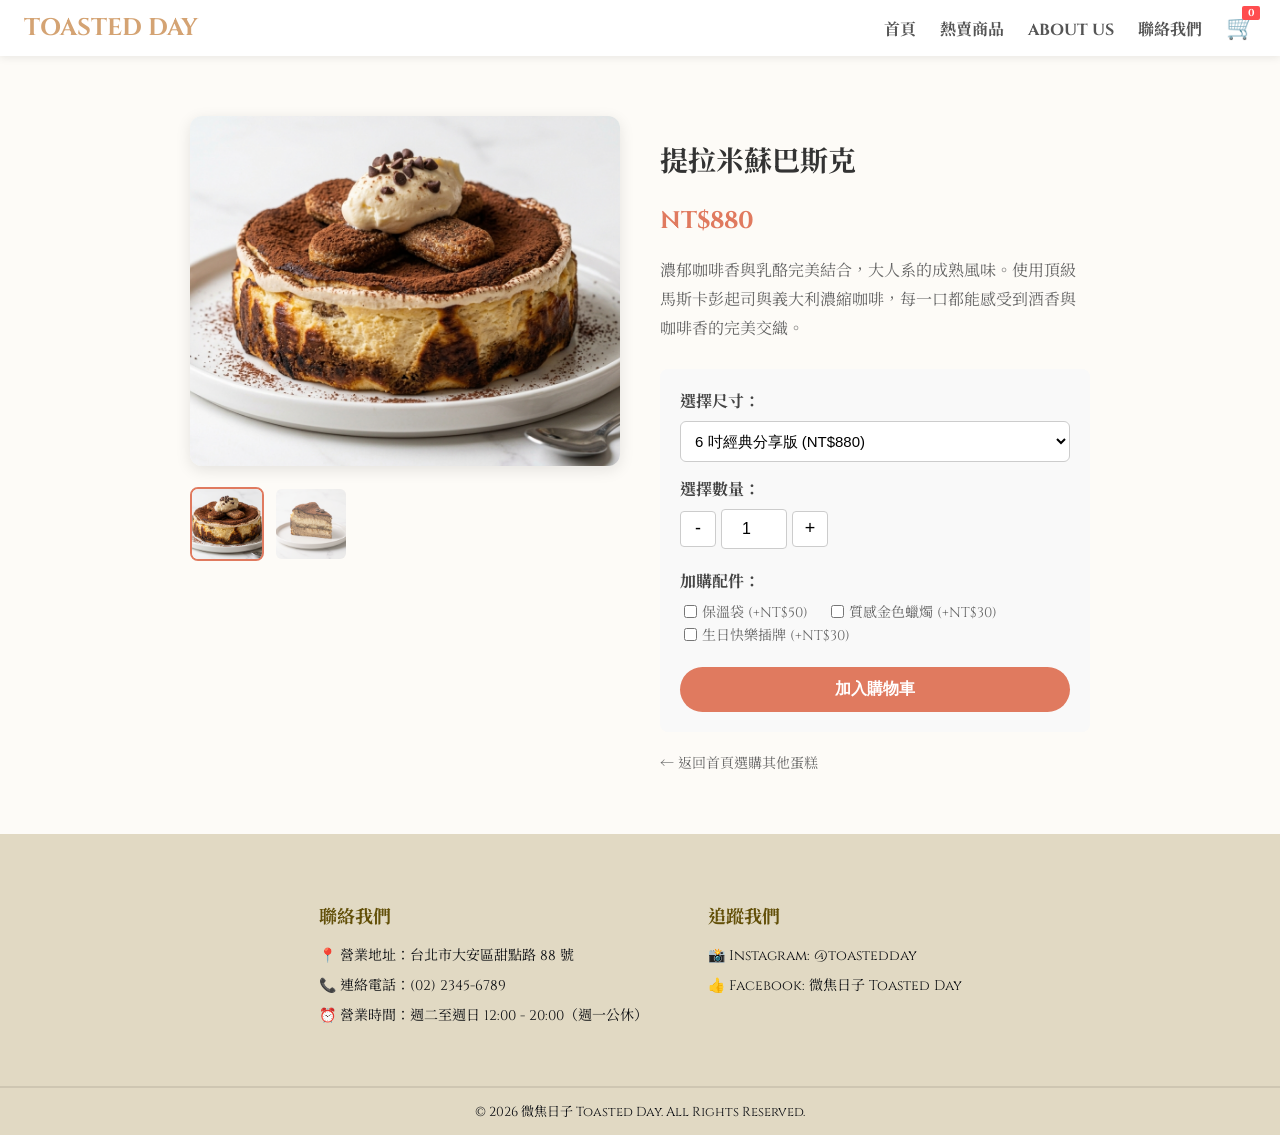
<file: tiramisu_detail.html>
<!DOCTYPE html>
<html lang="zh-TW">
<head>
    <meta charset="UTF-8">
    <meta name="viewport" content="width=device-width, initial-scale=1.0">
    <title>提拉米蘇巴斯克 - 微焦日子 Toasted Day</title>
    <link rel="icon" type="image/png" href="img/logo.jpg">
    <link rel="stylesheet" href="style.css">
    <link rel="preconnect" href="https://fonts.gstatic.com" crossorigin>
    <link href="https://fonts.googleapis.com/css2?family=Cinzel:wght@400;600&family=Noto+Serif+TC:wght@400;600&display=swap" rel="stylesheet">

    <style>
        /* 圖片預覽區專用小樣式 */
        .gallery-container {
            flex: 1;
            min-width: 300px;
        }
        /* 主圖樣式 */
        #main-img {
            width: 100%;
            height: 350px;
            object-fit: cover;
            border-radius: 12px;
            box-shadow: 0 4px 15px rgba(0,0,0,0.1);
            margin-bottom: 15px;
            transition: opacity 0.3s ease; /* 切換時帶有一點淡入淡出特效 */
        }
        /* 下方縮圖排版 */
        .thumbnail-list {
            display: flex;
            gap: 10px;
        }
        /* 縮圖樣式 */
        .thumb {
            width: 70px;
            height: 70px;
            object-fit: cover;
            border-radius: 8px;
            cursor: pointer;
            border: 2px solid transparent;
            opacity: 0.7;
            transition: all 0.2s;
        }
        /* 滑鼠移上去或被選中的縮圖外框特效 */
        .thumb:hover, .thumb.active {
            border-color: #e07a5f;
            opacity: 1;
        }
    </style>
</head>
<body>

    <!-- 頂部導覽列 -->
    <header class="navbar">
        <a href="index.html" class="logo">TOASTED DAY</a>
        <nav class="nav-links">
            <a href="index.html#home">首頁</a>
            <a href="index.html#products">熱賣商品</a>
            <a href="index.html#about">ABOUT US</a>
            <a href="index.html#contact">聯絡我們</a>
            <a href="cart.html" class="cart-btn" aria-label="購物車">
                🛒 <span id="cart-badge" class="cart-badge">0</span>
            </a>
        </nav>
    </header>

    <!-- 商品詳情主內容區 -->
    <section class="product-detail-container" style="padding: 60px 20px; max-width: 900px; margin: 0 auto; display: flex; gap: 40px; flex-wrap: wrap; align-items: flex-start;">
        
        <!-- 左側：圖片預覽互動區 -->
        <div class="gallery-container">
            <!-- 1. 上方大圖（預設顯示第一張） -->
            <img id="main-img" src="img/product_tiramisu_whole.jpg" alt="提拉米蘇巴斯克主圖">
            
            <!-- 2. 下方小縮圖清單（點擊會切換上方主圖） -->
            <div class="thumbnail-list">
                <!-- 第一張縮圖 -->
                <img src="img/product_tiramisu_whole.jpg" alt="整模預覽" class="thumb active" onclick="changeImage(this)">
                <!-- 第二張縮圖（請確保你的 img 資料夾裡有這張照片，或換成你自己的第二張圖檔名） -->
                <img src="img/product_tiramisu_slide.jpg" alt="切片預覽" class="thumb" onclick="changeImage(this)">
            </div>
        </div>

        <!-- 右側：商品資訊與規格選擇 -->
        <div style="flex: 1; min-width: 300px;">
            <h1 id="product-info" style="font-size: 28px; color: #333; margin-bottom: 10px;" productid="tiramisu">提拉米蘇巴斯克</h1>
            <p id="product-price" style="color: #e07a5f; font-size: 24px; font-weight: bold; margin-bottom: 20px;">NT$450 ~ NT$880</p>
            <p style="color: #666; line-height: 1.8; margin-bottom: 25px;">
                濃郁咖啡香與乳酪完美結合，大人系的成熟風味。使用頂級馬斯卡彭起司與義大利濃縮咖啡，每一口都能感受到酒香與咖啡香的完美交織。
            </p>
            
            <!-- 商品規格表單區塊 -->
            <div class="product-options" style="background-color: #f9f9f9; padding: 20px; border-radius: 8px; margin-bottom: 20px;">
                
                <!-- 尺寸選擇下拉選單 -->
                <div class="option-group" style="margin-bottom: 15px;">
                    <label for="size-select" style="display: block; font-weight: bold; margin-bottom: 8px; color: #444;">選擇尺寸：</label>
                    <select id="size-select" style="width: 100%; padding: 10px; border-radius: 6px; border: 1px solid #ccc; font-size: 15px; background-color: #fff;">
                        <option value="450">4 吋迷你版 (NT$450)</option>
                        <option value="880" selected>6 吋經典分享版 (NT$880)</option>
                    </select>
                </div>
        <!-- 數量選擇區塊 -->
        <div class="option-group" style="margin-bottom: 20px;">
            <label for="quantity-input" style="display: block; font-weight: bold; margin-bottom: 8px; color: #444;">選擇數量：</label>
            <div class="quantity-control" style="display: flex; align-items: center; gap: 5px;">
                <!-- 減號按鈕 -->
                <button type="button" id="minus-btn" style="width: 36px; height: 36px; border: 1px solid #ccc; background: #fff; border-radius: 4px; font-size: 18px; cursor: pointer; user-select: none;">-</button>
                
                <!-- 數量輸入框：允許自由手動輸入 -->
                <input type="number" id="quantity-input" value="1" min="1" style="width: 60px; height: 36px; text-align: center; font-size: 16px; border: 1px solid #ccc; border-radius: 4px; background-color: #fff;">
                
                <!-- 加號按鈕 -->
                <button type="button" id="plus-btn" style="width: 36px; height: 36px; border: 1px solid #ccc; background: #fff; border-radius: 4px; font-size: 18px; cursor: pointer; user-select: none;">+</button>
            </div>
        </div>               

                <!-- 加購配件勾選框 -->
                <div class="option-group" style="margin-bottom: 20px;">
                    <label style="display: block; font-weight: bold; margin-bottom: 8px; color: #444;">加購配件：</label>
                    
                    <!-- 加上 value="30" -->
                    <label style="display: inline-flex; align-items: center; margin-right: 15px; font-size: 14px; color: #666; cursor: pointer;">
                        <input type="checkbox" class="addon-checkbox" value="50" style="margin-right: 5px;"> 保溫袋 (+NT$50)
                    </label>
                    
                    <!-- 加上 value="50" -->
                    <label style="display: inline-flex; align-items: center; font-size: 14px; color: #666; cursor: pointer;">
                        <input type="checkbox" class="addon-checkbox" value="30" style="margin-right: 5px;"> 質感金色蠟燭 (+NT$30)
                    </label>
                    <!-- 加上 value="50" -->
                    <label style="display: inline-flex; align-items: center; font-size: 14px; color: #666; cursor: pointer;">
                        <input type="checkbox" class="addon-checkbox" value="30" style="margin-right: 5px;"> 生日快樂插牌 (+NT$30)
                    </label>                    
                </div>

                <!-- 加入購物車按鈕 -->
               <button type="button" id="add-to-cart-btn" class="buy-btn" style="width: 100%; padding: 12px; background-color: #e07a5f; color: white; border: none; border-radius: 25px; font-size: 16px; font-weight: bold; cursor: pointer;">
                    加入購物車
                </button>
            </div>

            <a href="index.html" style="display: inline-block; color: #666; text-decoration: none; font-size: 14px;">← 返回首頁選購其他蛋糕</a>
        </div>
    </section>

    <!-- 聯絡我們區 -->
    <section id="contact" class="contact">
        <div class="contact-content">
            <div class="contact-section">
                <h3>聯絡我們</h3>
                <p>📍 營業地址：台北市大安區甜點路 88 號</p>
                <p>📞 連絡電話：(02) 2345-6789</p>
                <p>⏰ 營業時間：週二至週日 12:00 - 20:00（週一公休）</p>
            </div>
            <div class="contact-section">
                <h3>追蹤我們</h3>
                <p>📸 Instagram: @toastedday</p>
                <p>👍 Facebook: 微焦日子 Toasted Day</p>
            </div>
        </div>
    </section>

    <!-- 頁尾 -->
        <footer>
            <div class="footer-bottom">
            <p>&copy; 2026 微焦日子 Toasted Day. All Rights Reserved.</p>
            </div>
        </footer>
    <script src="javascript.js" defer></script>
</body>
</html>
</file>
<file: style.css>
/* 全局設定 */
body {
    margin: 0;
    font-family: "Cinzel", "Noto Serif TC", serif;
    color: #333;
    background-color: #fdfbf7; /* 溫馨的米白色調 */
}

/* 導覽列樣式 */
.navbar {
    position: sticky;
    top: 0;
    z-index: 1000;
    display: flex;
    justify-content: space-between;
    align-items: center;
    padding: 12px 24px;
    font-weight: 500;
    background-color: #ffffff;
    box-shadow: 0 2px 8px rgba(0, 0, 0, 0.08);
}
.logo {
    font-size: 24px;
    font-weight: bold;
    text-decoration: none;
    color: #d4a373;
    transition: font-size 0.3s ease;
}
.navbar nav a {
    margin-left: 20px;
    text-decoration: none;
    color: #555;
    font-weight: bolder;
    transition: font-size 0.3s ease;
}
.navbar nav a:hover {
    color: #d4a373;
    font-size: 24px;
}

/* 導覽列購物車按鈕樣式 */
.cart-btn {
    position: relative;
    font-size: 24px;
    background: none;
    border: none;
    cursor: pointer;
    transition: font-size 0.3s ease;
}

/* 導覽列購物車數量與標簽 */
.cart-badge {
  position: absolute;
  top: -6px;
  right: -4px;
  background-color: #ff4d4f;
  color: white;
  font-size: 10px;
  border-radius: 2px;
  min-width: 18px;
  text-align: center;
}

/* 滑鼠移上去時微微放大 */
.cart-btn:hover {
    font-size: 30px!important;
}


/* 主視覺區樣式 */
.hero {
    height: 400px;
    background: linear-gradient(rgba(0,0,0,0.3), rgba(0,0,0,0.3)), url('img/product_banner1.jpg') center/cover;
    display: flex;
    flex-direction: column;
    justify-content: center;
    align-items: center;
    color: white;
    text-align: center;
    font-size: 36px;
    font-weight: bold;
}

/* 商品區樣式 */
.products {
    padding: 60px 20px;
    text-align: center;
}
.products h2 {
    font-size: 28px;
    margin-bottom: 40px;
    color: #444;
}
.product-grid {
    display: flex;
    justify-content: center;
    gap: 30px;
    flex-wrap: wrap;
    max-width: 1000px;
    margin: auto;
}
.card {
    background: white;
    padding: 10px 10px 5px 10px;
    margin: 17px 17px 10px 15px;
    border-radius: 12px;
    width: 280px;
    height: 400px; /* 【調高一點】確保所有文字都能舒適放下，建議設在 430px ~ 460px 之間 */
    box-shadow: 0 4px 10px rgba(0,0,0,0.05);
    text-align: left;
    
    display: flex;
    flex-direction: column; 
    box-sizing: border-box; /* 確保 padding 不會把高度撐破 */
}

.placeholder-img {
    width: 100%;
    height: 200px; /* 設定圖片固定的高度 */
    overflow: hidden;
    border-radius: 8px;
    margin-bottom: 15px;
}

.placeholder-img img {
    width: 100%;
    height: 100%;
    object-fit: cover; /* 讓圖片自動填滿且不變形 */
    
}

.card h3 {
    margin: 10px 0 5px 0;
    font-size: 20px;
}
.card p {
    color: #777;
    font-size: 14px;
    min-height: 40px;
}
/* 價錢樣式：自動推到最底部對齊 */
.price {
    display: block;
    margin-top: auto; /* 自動把價錢頂到最下方，達成完美水平對齊 */
    font-weight: bold;
    color: #e07a5f;
    font-size: 22px;
    font-family: "Cinzel", "Noto Serif TC", serif;
}

/* 品牌故事區塊樣式 */
.about {
    text-align: center;
    padding: 80px 20px;
    background-color: #efe5d0; /* 柔和的暖米色背景 */
}

.about h2 {
    font-size: 28px;
    color: #444;
    margin-bottom: 20px;
}

.about-content {
    max-width: 700px; /* 限制文字寬度，閱讀起來最舒適 */
    margin: 0 auto;   /* 讓整個段落置中 */
}

.about-subtitle {
    font-size: 18px;
    font-weight: bold;
    color: #d4a373; /* 呼應品牌色 */
    margin-bottom: 20px;
}

.about-text {
    font-size: 15px;
    line-height: 1.8; /* 增加行距，文字才不會擠在一起 */
    color: #666;
    margin-bottom: 15px;
}

/* 聯絡我們樣式 */
.contact {
    background-color: #e1d9c3; /* 深色背景 */
    color: #edf2f4;           /* 文字改為亮色 */
    padding: 50px 20px 20px 20px;
}

/* 修正拼寫：conatct-content -> contact-content */
.contact-content {
    max-width: 1000px;
    margin: 0 auto;
    display: flex;
    justify-content: center; /* 改成 center 讓它們置中並列 */
    gap: 60px;                /* 兩欄之間的間距 */
    flex-wrap: wrap;
    margin-bottom: 30px;
}

/* 單個區塊樣式 */
.contact-section h3 {
    font-size: 18px;
    color: #624f08; /* 亮黃色小標題 */
    margin-bottom: 15px;
}

.contact-section p {
    font-size: 14px;
    line-height: 1.6;
    margin: 8px 0;
    color: #0f1114;
}

/* 最底下的版權聲明置中 */
.footer-bottom {
    text-align: center ;
    background-color: #e1d9c3;
    padding-bottom: 1px;
    border-top: 2px solid rgba(39, 36, 36, 0.1); /* 加一條淡淡的分隔線 */
    font-size: 13px;
    color: #0b0d12;
}

/* 加入購物車成功時的按鈕點擊動畫 */
.buy-btn:active {
    transform: scale(0.98);
}

/* 購物車數量標籤動態波浪效果 */
.cart-badge.bump {
    animation: pop 0.3s ease-out;
}

@keyframes pop {
    0% { transform: scale(1); }
    50% { transform: scale(1.4); }
    100% { transform: scale(1); }
}


/* 購物車頁面 */
/* 版面容器 */
.container {
    max-width: 1100px;
    margin: 2rem auto;
    padding: 0 1rem;
}

.page-title {
    margin-bottom: 1.5rem;
    font-size: 1.8rem;
    color: #333;
}

/* 空白購物車狀態 */
.empty-state {
    text-align: center;
    padding: 4rem 1rem;
    background: #fff;
    border-radius: 12px;
    box-shadow: 0 4px 12px rgba(0,0,0,0.03);
}

.empty-state p {
    font-size: 1.2rem;
    margin-bottom: 1.5rem;
    color: #777;
}

/* 購物車兩欄版面布局 */
.cart-layout {
    display: grid;
    grid-template-columns: 2.2fr 1fr;
    gap: 1.5rem;
}

/* 商品清單區塊 */
.cart-items-section {
    background: #ffffff;
    border-radius: 12px;
    padding: 1.5rem;
    box-shadow: 0 4px 12px rgba(0,0,0,0.03);
}

.cart-header {
    display: grid;
    grid-template-columns: 3fr 1fr 1.2fr 1fr 0.5fr;
    padding-bottom: 0.8rem;
    border-bottom: 2px solid #f0e6e4;
    font-weight: bold;
    color: #888;
    font-size: 0.9rem;
    text-align: center;
}

.cart-header span:first-child {
    text-align: left;
}

/* 購物車單項商品列 */
.cart-item {
    display: grid;
    grid-template-columns: 3fr 1fr 1.2fr 1fr 0.5fr;
    align-items: center;
    padding: 1.2rem 0;
    border-bottom: 1px solid #f5f0ee;
    text-align: center;
}

.cart-item-info {
    display: flex;
    align-items: center;
    gap: 1rem;
    text-align: left;
}

.cart-item-img {
    width: 80px;
    height: 80px;
    object-fit: cover;
    border-radius: 8px;
    background-color: #eee;
}

.cart-item-details h3 {
    font-size: 1rem;
    color: #333;
    margin-bottom: 0.2rem;
}

.cart-item-details p {
    font-size: 0.85rem;
    color: #888;
}

/* 數量控制按鈕 */
.cart-item-qty {
    display: flex;
    align-items: center;
    justify-content: center;
    gap: 0.5rem;
}

.qty-btn {
    width: 28px;
    height: 28px;
    border: 1px solid #ddd;
    background: #fff;
    border-radius: 4px;
    cursor: pointer;
    font-weight: bold;
    transition: 0.2s;
}

.qty-btn:hover {
    background: #f0f0f0;
}

.remove-btn {
    background: none;
    border: none;
    cursor: pointer;
    font-size: 1.2rem;
    color: #aaa;
    transition: color 0.2s;
}

.remove-btn:hover {
    color: #e74c3c;
}

/* 結帳卡片區塊 */
.summary-card {
    background: #ffffff;
    border-radius: 12px;
    padding: 1.5rem;
    box-shadow: 0 4px 12px rgba(0,0,0,0.03);
    position: sticky;
    top: 2rem;
}

.summary-card h2 {
    font-size: 1.2rem;
    margin-bottom: 1rem;
}

.summary-card hr {
    border: none;
    border-top: 1px solid #f0e6e4;
    margin: 1rem 0;
}

.summary-row {
    display: flex;
    justify-content: space-between;
    margin-bottom: 0.8rem;
    color: #666;
}

.total-row {
    font-size: 1.2rem;
    font-weight: bold;
    color: #333;
}

/* 按鈕通用樣式 */
.btn {
    display: inline-block;
    padding: 0.8rem 1.5rem;
    border-radius: 8px;
    text-decoration: none;
    border: none;
    cursor: pointer;
    font-size: 1rem;
    text-align: center;
    transition: background 0.2s;
}

.btn-primary {
    background-color: #8c533e;
    color: #fff;
}

.btn-primary:hover {
    background-color: #72402e;
}

.btn-checkout {
    width: 100%;
    background-color: #27ae60;
    color: #fff;
    font-weight: bold;
    margin-top: 1rem;
}

.btn-checkout:hover {
    background-color: #219150;
}

/* RWD 響應式調整 (手機螢幕) */
@media (max-width: 768px) {
    .cart-layout {
        grid-template-columns: 1fr;
    }

    .cart-header {
        display: none;
    }

    .cart-item {
        grid-template-columns: 1fr 1fr;
        grid-template-rows: auto auto;
        gap: 0.8rem;
        text-align: left;
    }

    .cart-item-info {
        grid-column: span 2;
    }

    .cart-item-qty {
        justify-content: start;
    }

    .remove-btn {
        text-align: right;
    }
}

@media (max-width: 768px) {
    .navbar {
        flex-direction: column;      /* logo 在上、選單在下 */
        align-items: center;
        gap: 8px;
        padding: 12px 16px;
    }

    .logo {
        font-size: 1.5rem;
        white-space: nowrap;         /* logo 不要折行 */
        letter-spacing: 2px;
    }

    .nav-links {
        display: flex;
        justify-content: center;
        align-items: center;
        gap: 16px;
        width: 100%;
        flex-wrap: nowrap;
    }

    .nav-links a {
        font-size: 0.9rem;
        white-space: nowrap;         /* 「ABOUT US」不要折行 */
    }
}

/* 特別窄的手機（例如 iPhone SE） */
@media (max-width: 400px) {
    .nav-links {
        gap: 10px;
    }
    .nav-links a {
        font-size: 0.82rem;
    }
}

@media (max-width: 768px) {
    .contact-content {
        display: flex;
        flex-direction: column;     /* 上下排列 */
        align-items: flex-start;    /* 全部靠左對齊 */
        gap: 24px;                  /* 兩區塊之間的距離 */
        padding: 0 24px;
    }

    .contact-section {
        width: 100%;
        margin: 0;                  /* 清掉原本可能造成位移的 margin */
        text-align: left;
    }

    .contact-section h3 {
        margin-bottom: 12px;
    }

    .contact-section p {
        margin: 8px 0;
        line-height: 1.6;
    }
}
</file>
